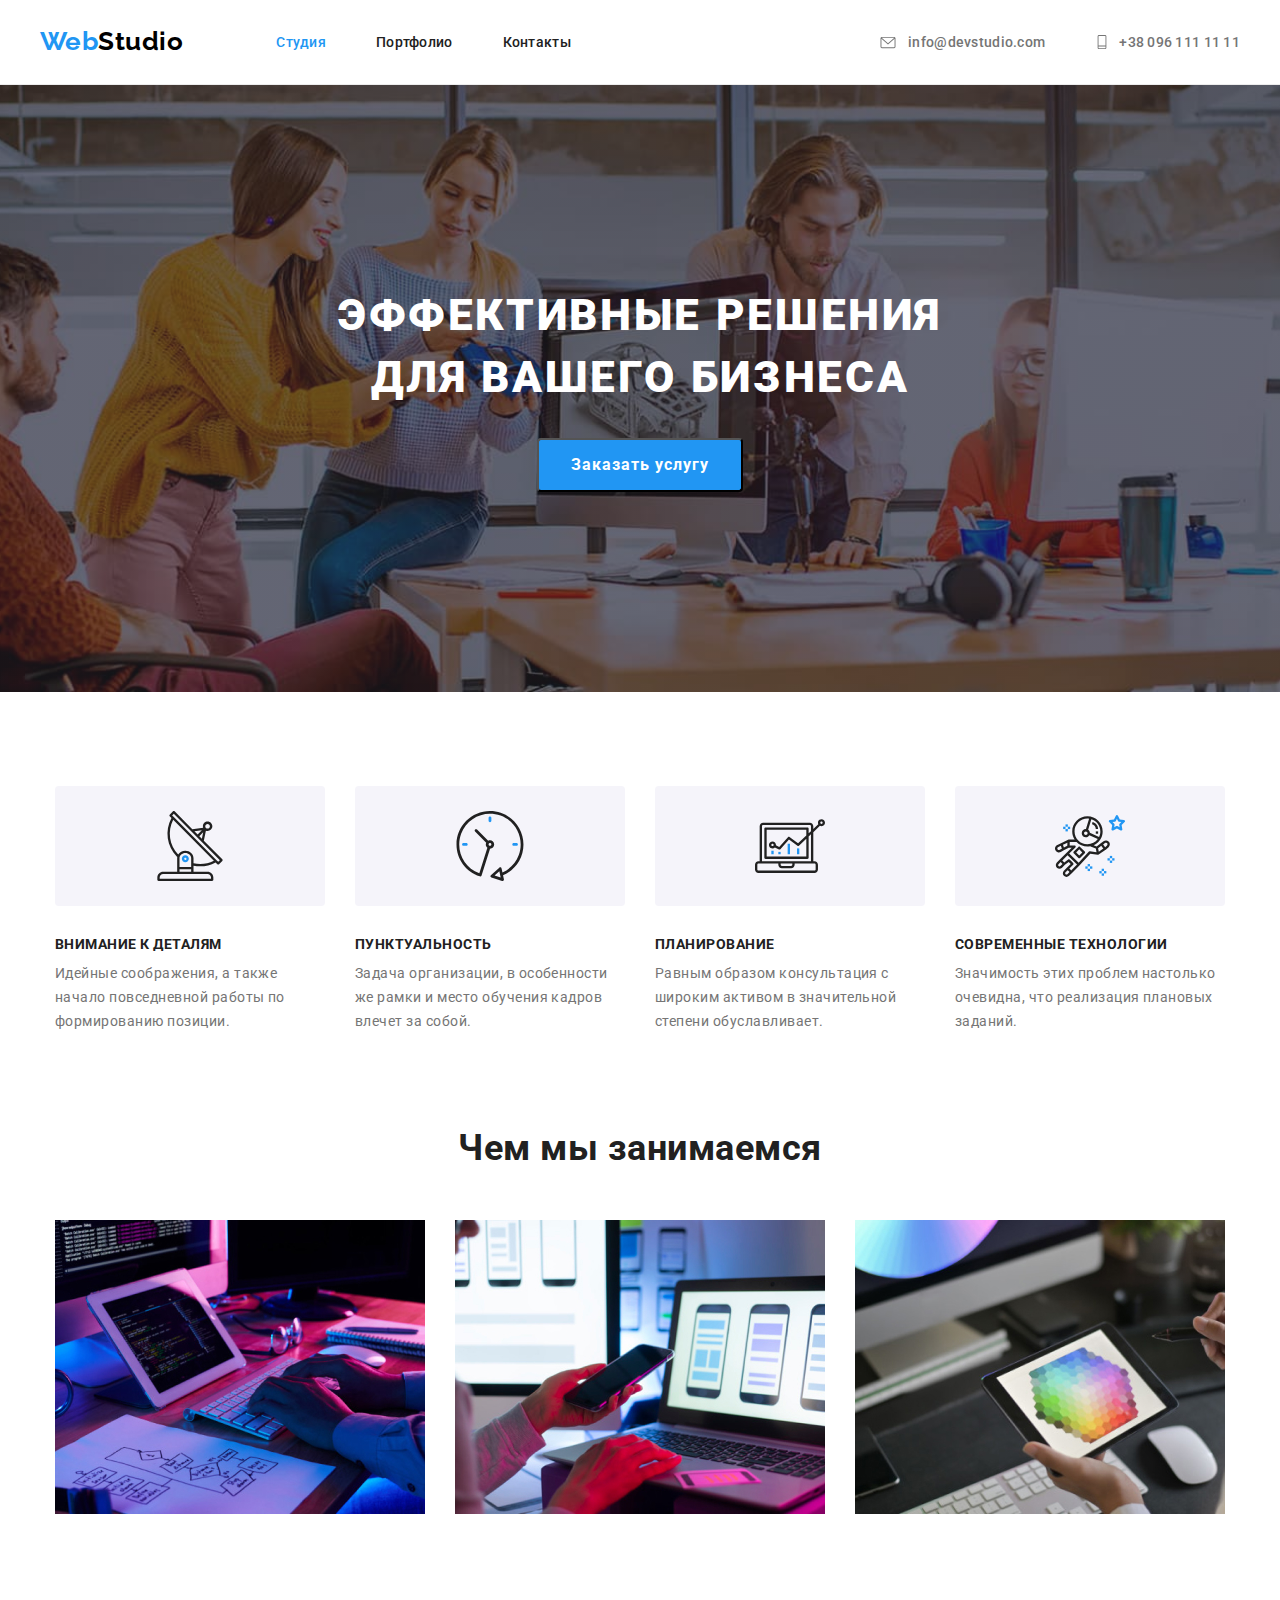
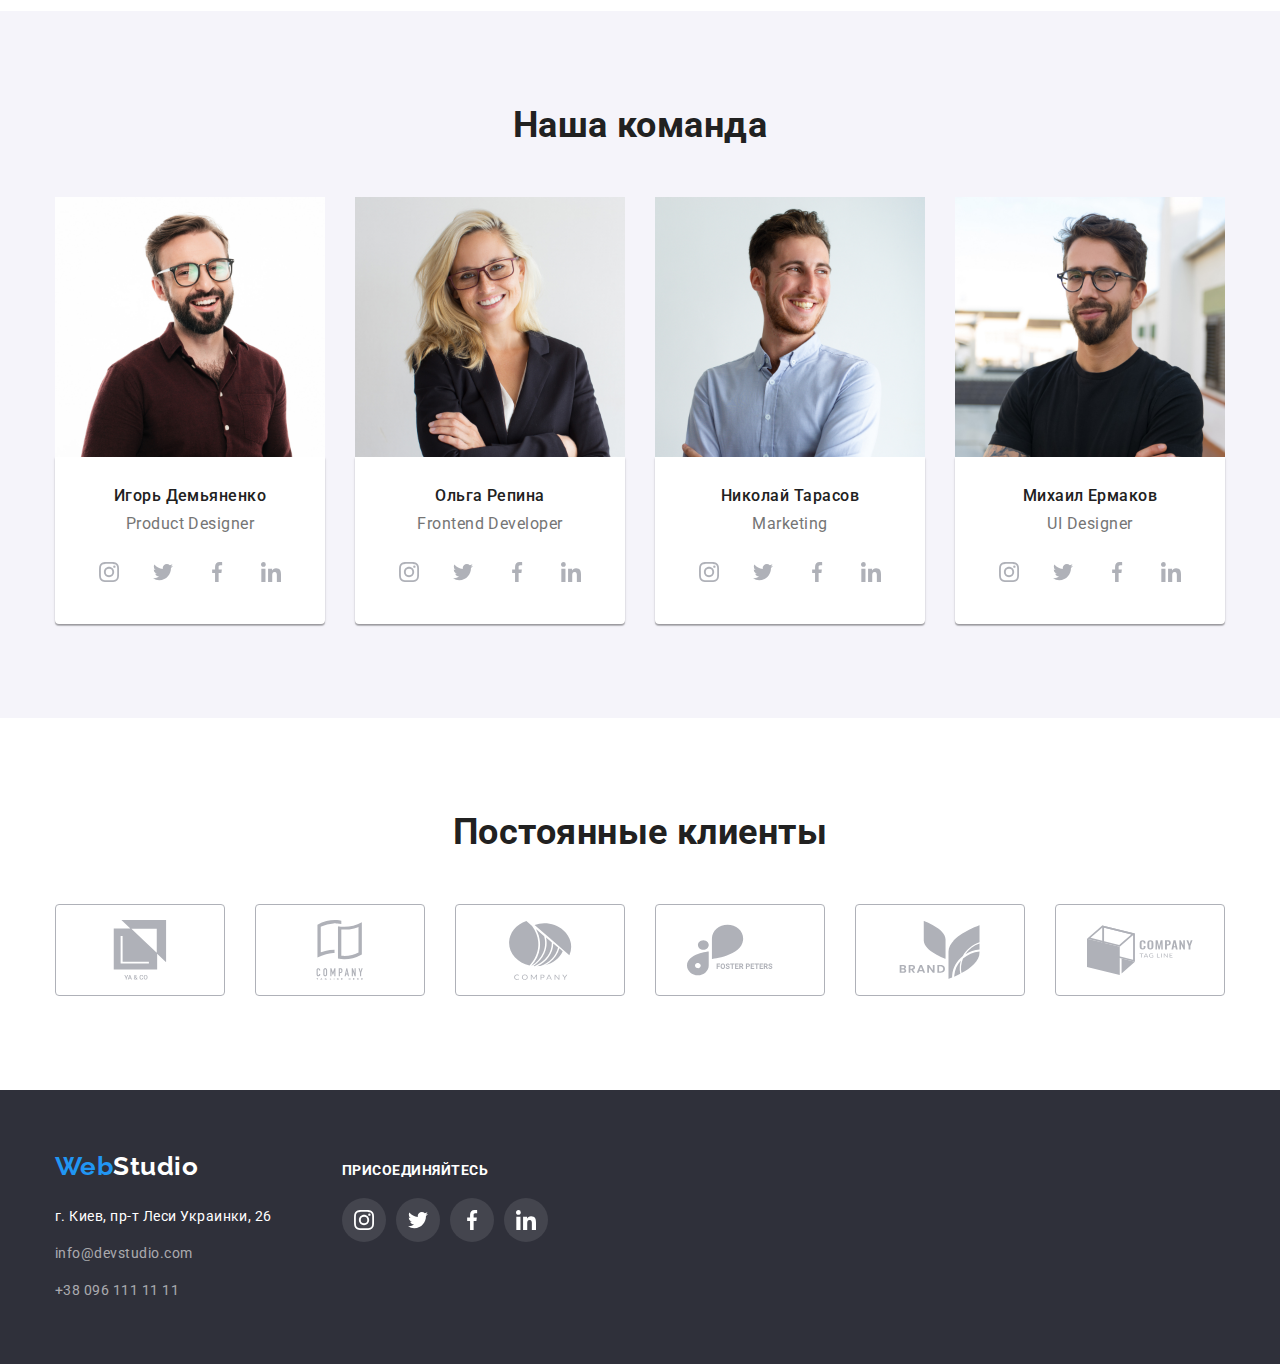
<file: index.html>
<!DOCTYPE html>
<html lang="ru">
  <head>
    <meta charset="UTF-8" />
    <meta http-equiv="X-UA-Compatible" content="IE=edge" />
    <meta name="viewport" content="width=device-width, initial-scale=1.0" />
    <title>Студия</title>
    <link rel="preconnect" href="https://fonts.googleapis.com" />
    <link rel="preconnect" href="https://fonts.gstatic.com" crossorigin />
    <link
      rel="stylesheet"
      href="https://cdnjs.cloudflare.com/ajax/libs/modern-normalize/1.0.0/modern-normalize.min.css"
    />
    <link
      href="https://fonts.googleapis.com/css2?family=Raleway:wght@700&family=Roboto:wght@400;500;700;900&display=swap"
      rel="stylesheet"
    />
    <link rel="stylesheet" href="./css/styles.css" />
  </head>

  <body class="page">
    <!-- меню та контакти -->
    <header>
      <div class="header-container">
        <nav class="main-nav">
          <a href="./index.html" class="logo"> Web<span class="studio">Studio</span> </a>
          <ul class="site-nav list">
            <li class="item"><a href="./index.html" class="link current">Студия</a></li>
            <li class="item"><a href="./portfolio.html" class="link">Портфолио</a></li>
            <li class="item"><a href="" class="link">Контакты</a></li>
          </ul>

          <ul class="auth-nav list">
            <li class="item icon-item">
              <a href="mailto:info@devstudio.com" class="contact-link">
                <svg class="nav-icon" width="20" height="15">
                  <use href="./images/icon/icons.svg#icon-email"></use>
                </svg>
                info@devstudio.com</a
              >
            </li>
            <li class="item icon-item">
              <a href="tel:+380961111111" class="contact-link">
                <svg class="nav-icon" width="14" height="20">
                  <use href="./images/icon/icons.svg#icon-smartphone"></use>
                </svg>
                +38 096 111 11 11</a
              >
            </li>
          </ul>
        </nav>
      </div>
    </header>

    <main>
      <!-- герой -->
      <section class="hero">
        <div class="conteiners">
          <h1 class="hero-title">Эффективные решения для вашего бизнеса</h1>
          <button type="button" class="button-primary pointer">Заказать услугу</button>
        </div>
      </section>

      <!-- переваги -->
      <section class="section">
        <div class="conteiner">
          <h2 class="section-title none">Преимущества</h2>
          <ul class="feature-list">
            <li class="feature-item icon-1">
              <h3 class="title">Внимание к деталям</h3>
              <p>
                Идейные соображения, а также начало повседневной работы по формированию позиции.
              </p>
            </li>
            <li class="feature-item icon-2">
              <h3 class="title">Пунктуальность</h3>
              <p>
                Задача организации, в особенности же рамки и место обучения кадров влечет за собой.
              </p>
            </li>
            <li class="feature-item icon-3">
              <h3 class="title">Планирование</h3>
              <p>
                Равным образом консультация с широким активом в значительной степени обуславливает.
              </p>
            </li>
            <li class="feature-item icon-4">
              <h3 class="title">Современные технологии</h3>
              <p>Значимость этих проблем настолько очевидна, что реализация плановых заданий.</p>
            </li>
          </ul>
        </div>
      </section>
      <!-- чим займаються -->
      <section class="section work-section">
        <div class="work-conteiner conteiner">
          <h2 class="section-title work">Чем мы занимаемся</h2>
          <ul class="list work-list">
            <li class="work-item">
              <img src="./images/image1.jpg" alt="ввід коду програмування" width="370" />
            </li>
            <li class="work-item">
              <img src="./images/image2.jpg" alt="налаштування під мобільну версію" width="370" />
            </li>
            <li class="work-item">
              <img src="./images/image3.jpg" alt="вибір з палітри кольорів" width="370" />
            </li>
          </ul>
        </div>
      </section>
      <!-- наша команда -->
      <section class="team section">
        <div class="conteiner">
          <h2 class="section-title">Наша команда</h2>
          <ul class="team-list">
            <li class="team-item">
              <img src="./images/photo1.jpg" alt="Игорь Демьяненко" width="270" />
              <div class="staff">
                <h3 class="title">Игорь Демьяненко</h3>
                <p>Product Designer</p>
                <ul class="social">
                  <li>
                    <a class="social-link" href="" target="_blank" aria-label="Instagram">
                      <svg class="team-icon" width="20" height="20">
                        <use href="./images/icon/icons.svg#icon-instagram"></use>
                      </svg>
                    </a>
                  </li>
                  <li>
                    <a class="social-link" href="" target="_blank" aria-label="Twitter">
                      <svg class="team-icon" width="20" height="20">
                        <use href="./images/icon/icons.svg#icon-twitter"></use>
                      </svg>
                    </a>
                  </li>
                  <li>
                    <a class="social-link" href="" target="_blank" aria-label="Facebook">
                      <svg class="team-icon" width="20" height="20">
                        <use href="./images/icon/icons.svg#icon-facebook"></use>
                      </svg>
                    </a>
                  </li>
                  <li>
                    <a class="social-link" href="" target="_blank" aria-label="Linkedin">
                      <svg class="team-icon" width="20" height="20">
                        <use href="./images/icon/icons.svg#icon-linkedin"></use>
                      </svg>
                    </a>
                  </li>
                </ul>
              </div>
            </li>
            <li class="team-item">
              <img src="./images/photo2.jpg" alt="Ольга Репина" width="270" />
              <div class="staff">
                <h3 class="title">Ольга Репина</h3>
                <p>Frontend Developer</p>
                <ul class="social">
                  <li>
                    <a class="social-link" href="" target="_blank" aria-label="Instagram">
                      <svg class="team-icon" width="20" height="20">
                        <use href="./images/icon/icons.svg#icon-instagram"></use>
                      </svg>
                    </a>
                  </li>
                  <li>
                    <a class="social-link" href="" target="_blank" aria-label="Twitter">
                      <svg class="team-icon" width="20" height="20">
                        <use href="./images/icon/icons.svg#icon-twitter"></use>
                      </svg>
                    </a>
                  </li>
                  <li>
                    <a class="social-link" href="" target="_blank" aria-label="Facebook">
                      <svg class="team-icon" width="20" height="20">
                        <use href="./images/icon/icons.svg#icon-facebook"></use>
                      </svg>
                    </a>
                  </li>
                  <li>
                    <a class="social-link" href="" target="_blank" aria-label="Linkedin">
                      <svg class="team-icon" width="20" height="20">
                        <use href="./images/icon/icons.svg#icon-linkedin"></use>
                      </svg>
                    </a>
                  </li>
                </ul>
              </div>
            </li>
            <li class="team-item">
              <img src="./images/photo3.jpg" alt="Николай Тарасов" width="270" />
              <div class="staff">
                <h3 class="title">Николай Тарасов</h3>
                <p>Marketing</p>
                <ul class="social">
                  <li>
                    <a class="social-link" href="" target="_blank" aria-label="Instagram">
                      <svg class="team-icon" width="20" height="20">
                        <use href="./images/icon/icons.svg#icon-instagram"></use>
                      </svg>
                    </a>
                  </li>
                  <li>
                    <a class="social-link" href="" target="_blank" aria-label="Twitter">
                      <svg class="team-icon" width="20" height="20">
                        <use href="./images/icon/icons.svg#icon-twitter"></use>
                      </svg>
                    </a>
                  </li>
                  <li>
                    <a class="social-link" href="" target="_blank" aria-label="Facebook">
                      <svg class="team-icon" width="20" height="20">
                        <use href="./images/icon/icons.svg#icon-facebook"></use>
                      </svg>
                    </a>
                  </li>
                  <li>
                    <a class="social-link" href="" target="_blank" aria-label="Linkedin">
                      <svg class="team-icon" width="20" height="20">
                        <use href="./images/icon/icons.svg#icon-linkedin"></use>
                      </svg>
                    </a>
                  </li>
                </ul>
              </div>
            </li>
            <li class="team-item">
              <img src="./images/photo4.jpg" alt="Михаил Ермаков" width="270" />
              <div class="staff">
                <h3 class="title">Михаил Ермаков</h3>
                <p>UI Designer</p>
                <ul class="social">
                  <li>
                    <a class="social-link" href="" target="_blank" aria-label="Instagram">
                      <svg class="team-icon" width="20" height="20">
                        <use href="./images/icon/icons.svg#icon-instagram"></use>
                      </svg>
                    </a>
                  </li>
                  <li>
                    <a class="social-link" href="" target="_blank" aria-label="Twitter">
                      <svg class="team-icon" width="20" height="20">
                        <use href="./images/icon/icons.svg#icon-twitter"></use>
                      </svg>
                    </a>
                  </li>
                  <li>
                    <a class="social-link" href="" target="_blank" aria-label="Facebook">
                      <svg class="team-icon" width="20" height="20">
                        <use href="./images/icon/icons.svg#icon-facebook"></use>
                      </svg>
                    </a>
                  </li>
                  <li>
                    <a class="social-link" href="" target="_blank" aria-label="Linkedin">
                      <svg class="team-icon" width="20" height="20">
                        <use href="./images/icon/icons.svg#icon-linkedin"></use>
                      </svg>
                    </a>
                  </li>
                </ul>
              </div>
            </li>
          </ul>
        </div>
      </section>

      <!-- Постоянные клиенты -->
      <section class="section section-partners">
        <div class="conteiner">
          <h2 class="section-title section-name">Постоянные клиенты</h2>
          <ul class="partners">
            <li class="partner">
              <a class="icon-img" href="">
                <svg class="icon-link">
                  <use href="./images/icon/icons.svg#icon-group1"></use>
                </svg>
              </a>
            </li>
            <li class="partner">
              <a class="icon-img" href="" aria-label="">
                <svg class="icon-link" width="" height="">
                  <use href="./images/icon/icons.svg#icon-group2"></use>
                </svg>
              </a>
            </li>
            <li class="partner">
              <a class="icon-img" href="">
                <svg class="icon-link">
                  <use href="./images/icon/icons.svg#icon-group3"></use>
                </svg>
              </a>
            </li>
            <li class="partner">
              <a class="icon-img" href="">
                <svg class="icon-link">
                  <use href="./images/icon/icons.svg#icon-group4"></use>
                </svg>
              </a>
            </li>
            <li class="partner">
              <a class="icon-img" href="">
                <svg class="icon-link">
                  <use href="./images/icon/icons.svg#icon-group5"></use>
                </svg>
              </a>
            </li>
            <li class="partner">
              <a class="icon-img" href="">
                <svg class="icon-link">
                  <use href="./images/icon/icons.svg#icon-group6"></use>
                </svg>
              </a>
            </li>
          </ul>
        </div>
      </section>
    </main>

    <!-- підвал -->
    <footer>
      <div class="conteiner conteiner-footer">
        <div class="footer-item">
          <a href="./index.html" class="logo"> Web<span class="studio-white">Studio</span> </a>
          <address>
            <ul class="footer-nav">
              <li>
                <a
                  href="https://goo.gl/maps/hsA7HbgkKuzWEhCt6"
                  target="_blank"
                  rel="noopener noreferrer"
                  class="add-maps"
                  >г. Киев, пр-т Леси Украинки, 26</a
                >
              </li>
              <li>
                <a href="Mailto:info@devstudio.com" class="contact-link">info@devstudio.com</a>
              </li>
              <li><a href="tel:+380961111111" class="contact-link">+38 096 111 11 11</a></li>
            </ul>
          </address>
        </div>
        <!-- subscribe -->

        <div class="footer-item">
          <h3>ПРИСОЕДИНЯЙТЕСЬ</h3>
          <ul class="social">
            <li>
              <a class="social-link" href="" target="_blank" aria-label="Instagram">
                <svg class="team-icon" width="20" height="20">
                  <use href="./images/icon/icons.svg#icon-instagram"></use>
                </svg>
              </a>
            </li>
            <li>
              <a class="social-link" href="" target="_blank" aria-label="Twitter">
                <svg class="team-icon" width="20" height="20">
                  <use href="./images/icon/icons.svg#icon-twitter"></use>
                </svg>
              </a>
            </li>
            <li>
              <a class="social-link" href="" target="_blank" aria-label="Facebook">
                <svg class="team-icon" width="20" height="20">
                  <use href="./images/icon/icons.svg#icon-facebook"></use>
                </svg>
              </a>
            </li>
            <li>
              <a class="social-link" href="" target="_blank" aria-label="Linkedin">
                <svg class="team-icon" width="20" height="20">
                  <use href="./images/icon/icons.svg#icon-linkedin"></use>
                </svg>
              </a>
            </li>
          </ul>
        </div>
      </div>
    </footer>
  </body>
</html>
</file>
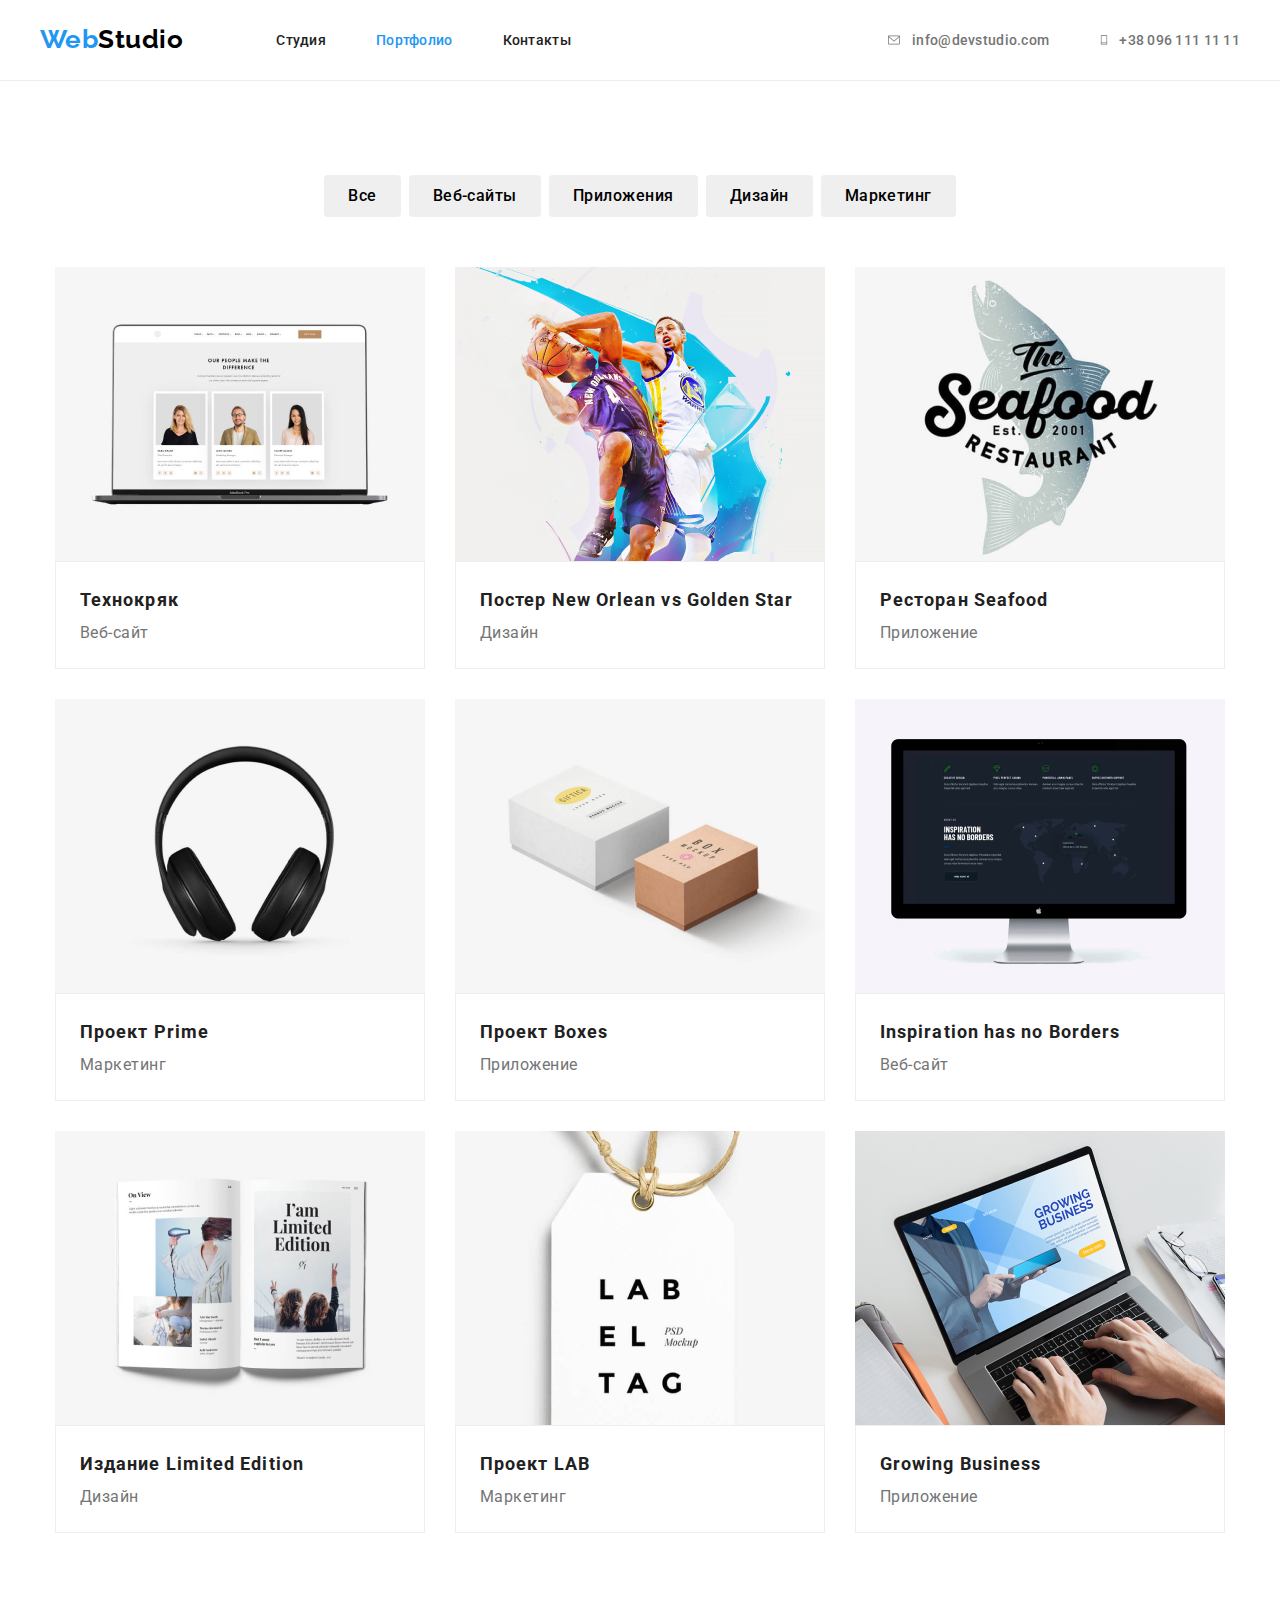
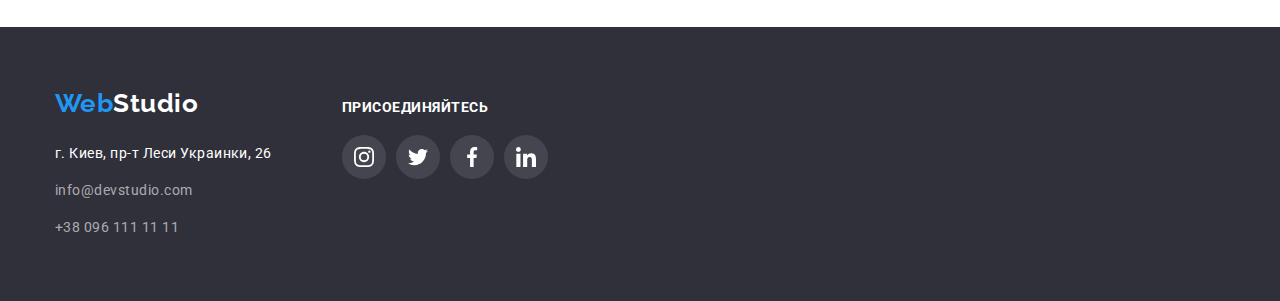
<file: portfolio.html>
<!DOCTYPE html>
<html lang="ru">
  <head>
    <meta charset="UTF-8" />
    <meta http-equiv="X-UA-Compatible" content="IE=edge" />
    <meta name="viewport" content="width=device-width, initial-scale=1.0" />
    <title>Портфолио</title>
    <link rel="preconnect" href="https://fonts.googleapis.com" />
    <link rel="preconnect" href="https://fonts.gstatic.com" crossorigin />
    <link
      rel="stylesheet"
      href="https://cdnjs.cloudflare.com/ajax/libs/modern-normalize/1.0.0/modern-normalize.min.css"
    />
    <link
      href="https://fonts.googleapis.com/css2?family=Raleway:wght@700&family=Roboto:wght@400;500;700;900&display=swap"
      rel="stylesheet"
    />
    <link rel="stylesheet" href="./css/styles.css" />
  </head>

  <body class="page">
    <!-- меню та контакти -->
    <header>
      <div class="header-container">
        <nav class="main-nav">
          <a href="./index.html" class="logo"> Web<span class="studio">Studio</span> </a>
          <ul class="site-nav list">
            <li class="item"><a href="./index.html" class="link">Студия</a></li>
            <li class="item"><a href="./portfolio.html" class="link current">Портфолио</a></li>
            <li class="item"><a href="" class="link">Контакты</a></li>
          </ul>

          <ul class="auth-nav list">
            <li class="item icon-item">
              <a href="Mailto:info@devstudio.com" class="contact-link">
                <svg class="nav-icon" width="16" height="12">
                  <use href="./images/icon/icons.svg#icon-email"></use>
                </svg>
                info@devstudio.com</a
              >
            </li>
            <li class="item icon-item">
              <a href="tel:+380961111111" class="contact-link">
                <svg class="nav-icon" width="10" height="16">
                  <use href="./images/icon/icons.svg#icon-smartphone"></use>
                </svg>
                +38 096 111 11 11</a
              >
            </li>
          </ul>
        </nav>
      </div>
    </header>

    <main>
      <section class="section">
        <div class="conteiner">
          <h1 class="none">примеры работ</h1>
          <ul class="sample-nav list">
            <li><button type="button" class="samp-button pointer">Все</button></li>
            <li><button type="button" class="samp-button pointer">Веб-сайты</button></li>
            <li><button type="button" class="samp-button pointer">Приложения</button></li>
            <li><button type="button" class="samp-button pointer">Дизайн</button></li>
            <li><button type="button" class="samp-button pointer">Маркетинг</button></li>
          </ul>

          <ul class="sample list">
            <li class="sample-item">
              <img class="sample-img" src="./images/port1.jpg" alt="Технокряк" width="370" />
              <div class="content">
                <h2>Технокряк</h2>
                <p>Веб-сайт</p>
              </div>
            </li>

            <li class="sample-item">
              <img
                class="sample-img"
                src="./images/port2.jpg"
                alt="Постер New Orlean vs Golden Star"
                width="370"
              />
              <div class="content">
                <h2>Постер New Orlean vs Golden Star</h2>
                <p>Дизайн</p>
              </div>
            </li>

            <li class="sample-item">
              <img class="sample-img" src="./images/port3.jpg" alt="Ресторан Seafood" width="370" />
              <div class="content">
                <h2>Ресторан Seafood</h2>
                <p>Приложение</p>
              </div>
            </li>

            <li class="sample-item">
              <img class="sample-img" src="./images/port4.jpg" alt="Проект Prime" width="370" />
              <div class="content">
                <h2>Проект Prime</h2>
                <p>Маркетинг</p>
              </div>
            </li>

            <li class="sample-item">
              <img class="sample-img" src="./images/port5.jpg" alt="Проект Boxes" width="370" />
              <div class="content">
                <h2>Проект Boxes</h2>
                <p>Приложение</p>
              </div>
            </li>

            <li class="sample-item">
              <img
                class="sample-img"
                src="./images/port6.jpg"
                alt="Inspiration has no Borders"
                width="370"
              />
              <div class="content">
                <h2>Inspiration has no Borders</h2>
                <p>Веб-сайт</p>
              </div>
            </li>

            <li class="sample-item">
              <img
                class="sample-img"
                src="./images/port7.jpg"
                alt="Издание Limited Edition"
                width="370"
              />
              <div class="content">
                <h2>Издание Limited Edition</h2>
                <p>Дизайн</p>
              </div>
            </li>

            <li class="sample-item">
              <img class="sample-img" src="./images/port8.jpg" alt="Проект LAB" width="370" />
              <div class="content">
                <h2>Проект LAB</h2>
                <p>Маркетинг</p>
              </div>
            </li>

            <li class="sample-item">
              <img class="sample-img" src="./images/port9.jpg" alt="Growing Business" width="370" />
              <div class="content">
                <h2>Growing Business</h2>
                <p>Приложение</p>
              </div>
            </li>
          </ul>
        </div>
      </section>
    </main>
    <!-- підвал -->
    <footer>
      <div class="conteiner conteiner-footer">
        <div class="footer-item">
          <a href="./index.html" class="logo"> Web<span class="studio-white">Studio</span> </a>
          <address>
            <ul class="footer-nav">
              <li>
                <a
                  href="https://goo.gl/maps/hsA7HbgkKuzWEhCt6"
                  target="_blank"
                  rel="noopener noreferrer"
                  class="add-maps"
                  >г. Киев, пр-т Леси Украинки, 26</a
                >
              </li>
              <li>
                <a href="Mailto:info@devstudio.com" class="contact-link">info@devstudio.com</a>
              </li>
              <li><a href="tel:+380961111111" class="contact-link">+38 096 111 11 11</a></li>
            </ul>
          </address>
        </div>
        <!-- subscribe -->

        <div class="footer-item">
          <h3>ПРИСОЕДИНЯЙТЕСЬ</h3>
          <ul class="social">
            <li>
              <a class="social-link" href="" target="_blank" aria-label="Instagram">
                <svg class="team-icon" width="20" height="20">
                  <use href="./images/icon/icons.svg#icon-instagram"></use>
                </svg>
              </a>
            </li>
            <li>
              <a class="social-link" href="" target="_blank" aria-label="Twitter">
                <svg class="team-icon" width="20" height="20">
                  <use href="./images/icon/icons.svg#icon-twitter"></use>
                </svg>
              </a>
            </li>
            <li>
              <a class="social-link" href="" target="_blank" aria-label="Facebook">
                <svg class="team-icon" width="20" height="20">
                  <use href="./images/icon/icons.svg#icon-facebook"></use>
                </svg>
              </a>
            </li>
            <li>
              <a class="social-link" href="" target="_blank" aria-label="Linkedin">
                <svg class="team-icon" width="20" height="20">
                  <use href="./images/icon/icons.svg#icon-linkedin"></use>
                </svg>
              </a>
            </li>
          </ul>
        </div>
      </div>
    </footer>
  </body>
</html>
</file>
<file: css/styles.css>
:root {
  --primary-text-color: #757575;
  /* var(--primary-text-color) */
  --title-text-color: #212121;
  /* var(--title-text-color) */
  --accent-color: #2196f3;
  /* var(--accent-color) */
  --primary-white-color: #ffffff;
  /* var(--primary-white-color) */
}

body {
  color: #757575;
  background-color: var(--primary-white-color);
  font-family: 'Roboto', sans-serif;
  letter-spacing: 0.03em;
  box-sizing: border-box;
  /* max-width: 1600px; */
  margin-left: auto;
  margin-right: auto;
}
/* ---------------header   */
header {
  border-bottom: 1px solid #ececec;
  /* max-width: 1600px; */
  margin-left: auto;
  margin-right: auto;
}

.header-container {
  margin-left: auto;
  margin-right: auto;
  padding-top: 0px;
  padding-bottom: 0px;
  display: block;
  align-items: center;
  width: 1200px;
}

.list {
  list-style: none;
  letter-spacing: 0.02em;
  font-weight: 500;
  font-size: 14px;
  line-height: 1.15;
  margin: 0px;
  padding: 0px;
}
.logo {
  color: #2196f3;
  font-family: 'Raleway', sans-serif;
  font-weight: 700;
  font-size: 26px;
  line-height: 1.15;
  text-decoration: none;
}
.studio {
  color: #000000;
  font-family: 'Raleway', sans-serif;
}

/* ========================= */
/* site nav */
/* ========================= */

.site-nav {
  display: flex;
  margin-left: 93px;
  align-items: center;
}

.site-nav .item + .item {
  margin-left: 50px;
}

.site-nav .link {
  color: var(--title-text-color);
  text-decoration: none;
  display: block;
  padding-top: 32px;
  padding-bottom: 32px;
}

.site-nav .link:hover,
.site-nav .link:focus {
  color: var(--accent-color);
}

.site-nav .current {
  color: var(--accent-color);
}

.contact-link {
  color: var(--primary-text-color);
  text-decoration: none;
}

/* ========================= */
/* auth-nav */
/* ========================= */

.auth-nav {
  display: flex;
  margin-left: auto;
}
.auth-nav .item + .item {
  margin-left: 50px;
}

.auth-nav .contact-link {
  padding-top: 32px;
  padding-bottom: 32px;
}
.nav-icon {
  fill: currentColor;
  margin-right: 10px;

  /* align-items: center;
  justify-content: center; */
}

.contact-link {
  display: flex;
  align-items: center;
}
/* .icon-item::before {
  content: '';
  display: block;
  /* height: 32px; */
/* color: currentColor;
  background-repeat: no-repeat;
  background-position: center; */

/* margin-bottom: 30px; */

/* .icon-em::before {
  background-image: url('../images/icon/icons.svg#icon-email');
}

.icon-sma::before {
  background-image: url('../images/icon/icons.svg#icon-smartphone');
}  */

.icon-item {
  display: flex;
  align-items: center;
  justify-items: center;
}

/* ========================= */
/* main-nav */
/* ========================= */

.main-nav {
  margin-left: auto;
  margin-right: auto;
  width: 1200px;
  display: flex;
  align-items: center;
}

/* ========================= */
/* hero section */
/* ========================= */

.hero {
  background-color: #2f303a;
  max-width: 1600px;

  padding-top: 200px;
  padding-bottom: 200px;
  margin-left: auto;
  margin-right: auto;

  background-image: linear-gradient(to right, rgba(47, 48, 58, 0.4), rgba(47, 48, 58, 0.4)),
    url(../images/hero.jpg);
  background-size: cover;
  background-repeat: no-repeat;
  background-position: center;
}

.hero-title {
  color: var(--primary-white-color);
  font-weight: 900;
  font-size: 44px;
  line-height: 1.4;
  text-align: center;
  letter-spacing: 0.06em;
  text-transform: uppercase;
  max-width: 696px;
  text-align: center;
  margin-left: auto;
  margin-right: auto;
  margin-bottom: 30;
  margin-top: 0;
  display: block;
}
.section-title {
  color: var(--title-text-color);
  font-weight: 700;
  font-size: 36px;
  line-height: 1.16;
  text-align: center;
}

.button-primary {
  color: var(--primary-white-color);
  background-color: var(--accent-color);
  font-weight: 700;
  font-size: 16px;
  line-height: 1.9;
  font-family: inherit;
  letter-spacing: 0.06em;
  border-radius: 4px;
  padding: 10px 32px;
  min-width: 200px;
  text-align: center;

  margin: 0 auto;
  display: block;
}

.button-primary:hover {
  background-color: #188ce8;
  box-shadow: 0px 4px 4px rgba(0, 0, 0, 0.15);
}

h2,
li,
h3,
p {
  margin-top: 0;
  margin-bottom: 0;
}

/* ========================= */
/* переваги / feature-list */
/* ========================= */

.none {
  position: absolute;
  width: 1px;
  height: 1px;
  margin: -1px;
  border: 0;
  padding: 0;

  white-space: nowrap;
  clip-path: inset(100%);
  clip: rect(0 0 0 0);
  overflow: hidden;
}
.section {
  padding-top: 94px;
  padding-bottom: 94px;

  margin-left: auto;
  margin-right: auto;

  display: block;
}

.conteiner {
  max-width: 1200px;
  margin-left: auto;
  margin-right: auto;
  padding-left: 15px;
  padding-right: 15px;
}

.feature-list {
  list-style: none;
  display: flex;
  padding-left: 0;
  margin-top: 0;
  margin-bottom: 0;
}

.feature-list .title {
  color: var(--title-text-color);
  font-weight: 700;
  font-size: 14px;
  line-height: 1.15;
  text-transform: uppercase;
  margin-bottom: 10px;
}

.feature-list p {
  font-weight: 400;
  font-size: 14px;
  line-height: 1.71;
}

.feature-item {
  max-width: 270px;
}

.feature-item::before {
  content: '';
  display: block;
  height: 120px;

  background-color: #f5f4fa;
  border-radius: 4px;
  background-repeat: no-repeat;
  background-position: center;

  margin-bottom: 30px;
}

.icon-1::before {
  content: '';
  background-image: url(../images/icon/antenna.svg);
}

.icon-2::before {
  content: '';
  background-image: url(../images/icon/clock.svg);
}

.icon-3::before {
  content: '';
  background-image: url(../images/icon/diagram.svg);
}

.icon-4::before {
  content: '';
  background-image: url(../images/icon/astronaut.svg);
}

.feature-list .feature-item + .feature-item {
  margin-left: 30px;
}

/* ========================= */
/* чим займаються */
/* ========================= */

.work-section {
  padding-top: 0;
}
.work-list {
  display: flex;
  margin-top: 50px;
}

.work-list .work-item + .work-item {
  margin-left: 30px;
}

/* ========================= */
/* наша команда */
/* ========================= */

.team {
  background: #f5f4fa;
}

.team-list {
  list-style: none;
  display: flex;
  align-items: center;
  gap: 30px;
  padding: 0;
  margin-top: 50px;
  margin-bottom: 0;
}

.team-list img {
  margin-bottom: 30px;
  margin-top: 0;
  display: block;
}

.team-list h3 {
  font-weight: 500;
  font-size: 16px;
  line-height: 1.18;
  color: var(--title-text-color);
  margin-bottom: 10px;
  margin-top: 0;
}

.team-list p {
  font-weight: 400;
  font-size: 16px;
  line-height: 1.18;
}

.team-item img {
  margin-bottom: 0;
}

.staff {
  background: #ffffff;
  box-shadow: 0px 1px 3px rgba(0, 0, 0, 0.12), 0px 1px 1px rgba(0, 0, 0, 0.14),
    0px 2px 1px rgba(0, 0, 0, 0.2);
  border-radius: 0px 0px 4px 4px;
  padding: 30px 0;
  text-align: center;
}
.staff p {
  margin-bottom: 16px;
}

.social {
  list-style: none;
  display: flex;
  align-items: center;
  gap: 10px;
  padding: 0;
  margin: 0;
  margin-left: auto;
  margin-right: auto;
  justify-content: center;
}

.social-link {
  display: flex;
  align-items: center;
  justify-content: center;
  width: 44px;
  height: 44px;

  border-radius: 50%;
  color: #afb1b8;
}

.social-link:hover,
.social-link:focus {
  color: #fff;
  background-color: var(--accent-color);
}

.team-icon {
  fill: currentColor;
}

/* .team-icon:hover,
.team-icon:focus {
} */

/* ========================= */
/* Постоянные клиенты */
/* ========================= */
.section-partners {
}

.partners {
  display: inline-flex;
  align-items: center;
  gap: 30px;
  margin: 0;
  list-style: none;
  padding: 0;
}

.section-name {
  margin-bottom: 50px;
}
.partner {
  margin-left: auto;
  margin-right: auto;
}

.icon-img {
  display: flex;
  justify-content: center;
  color: #afb1b8;
  border: 1px solid #afb1b8;
  border-radius: 4px;
  width: 170px;
  height: 92px;
  align-items: center;
  /* padding: 16px 32px; */
}
.icon-link {
  display: flex;
  align-items: center;
  justify-content: center;
  max-width: 106px;
  max-height: 60px;
  fill: currentColor;
}
.icon-img:hover,
.icon-img:focus {
  color: var(--accent-color);
  border-color: var(--accent-color);
}

.partner:hover,
.partner:focus {
  color: var(--accent-color);
  border-color: var(--accent-color);
}
/* ========================= */
/* підвал */
/* ========================= */
footer {
  background-color: #2f303a;
  font-family: inherit;
  margin-left: auto;
  margin-right: auto;
  padding-bottom: 0;
  padding-top: 60px;
  padding-bottom: 60px;
}
.conteiner-footer {
  align-items: baseline;
  display: flex;
  margin-left: auto;
  margin-right: auto;
  gap: 70px;
}

.footer-nav {
  list-style: none;
  font-style: normal;
  padding-left: 0px;
  padding-right: 0px;
  margin: 0;
  margin-top: 20px;
}
.footer-nav li {
  margin-bottom: 9px;
}

.footer-nav li:last-child {
  margin-bottom: 0;
}

.footer-nav a {
  color: var(--primary-white-color);
  font-weight: 400;
  font-size: 14px;
  line-height: 2;
  text-decoration: none;
}

.footer-nav .contact-link {
  color: rgba(255, 255, 255, 0.6);
}

.add-maps {
  text-decoration: none;
}

.studio-white {
  color: var(--primary-white-color);
  font-family: 'Raleway', sans-serif;
  font-weight: 700;
  font-size: 26px;
  line-height: 1.15;
  text-decoration: none;
}

.contact-link:hover,
.add-maps:hover,
.contact-link:focus,
.add-maps:focus {
  color: var(--accent-color);
}
.footer-item h3 {
  color: #fff;
  margin-bottom: 20px;
  font-weight: 700;
  font-size: 14px;
  line-height: 16px;
  margin-top: 12px;
}
.footer-item .social-link {
  background-color: rgba(255, 255, 255, 0.1);
  color: #fff;
}

.footer-item .social-link:hover,
.footer-item .social-link:focus {
  background-color: var(--accent-color);
}

/* ========================= */
/* -------Портфолио--------- */
/* ========================= */

.samp-button {
  font-weight: 500;
  font-size: 16px;
  line-height: 1.62;
  text-align: center;
  letter-spacing: 0.03em;
  font-family: inherit;
  padding: 6px 22px;

  border-radius: 4px;
  border-color: transparent;
  box-sizing: border-box;
}

.sample h2 {
  color: var(--title-text-color);
  font-weight: 700;
  font-size: 18px;
  line-height: 2;
  letter-spacing: 0.06em;
}

.sample p {
  font-weight: 400;
  font-size: 16px;
  line-height: 30px;
  letter-spacing: 0.03em;
}

.sample img {
  margin-bottom: 0;
}

.samp-button:hover,
.samp-button:focus {
  color: var(--primary-white-color);
  background-color: var(--accent-color);
  box-shadow: 0px 3px 1px rgba(0, 0, 0, 0.1), 0px 1px 2px rgba(0, 0, 0, 0.08),
    0px 2px 2px rgba(0, 0, 0, 0.12);
}

.pointer {
  cursor: pointer;
}

.sample {
  display: flex;
  flex-wrap: wrap;
  gap: 30px;
}

.sample-item {
  gap: 30px;
}
.sample-img {
  display: block;
}
.content {
  border: 1px solid #eeeeee;
  margin-top: 0;
  padding: 20px 24px;
}

.sample-item:nth-child(3n) {
  margin-right: 0;
}

.sample-item:nth-last-child(-n + 3) {
  margin-bottom: 0;
}

.sample-nav {
  margin-bottom: 50px;
  display: flex;
  gap: 8px;
  justify-content: center;
}
.sample-item:hover,
.sample-item:focus {
  box-shadow: 0px 1px 1px rgba(0, 0, 0, 0.12), 0px 4px 4px rgba(0, 0, 0, 0.06),
    1px 4px 6px rgba(0, 0, 0, 0.16);
}
</file>
